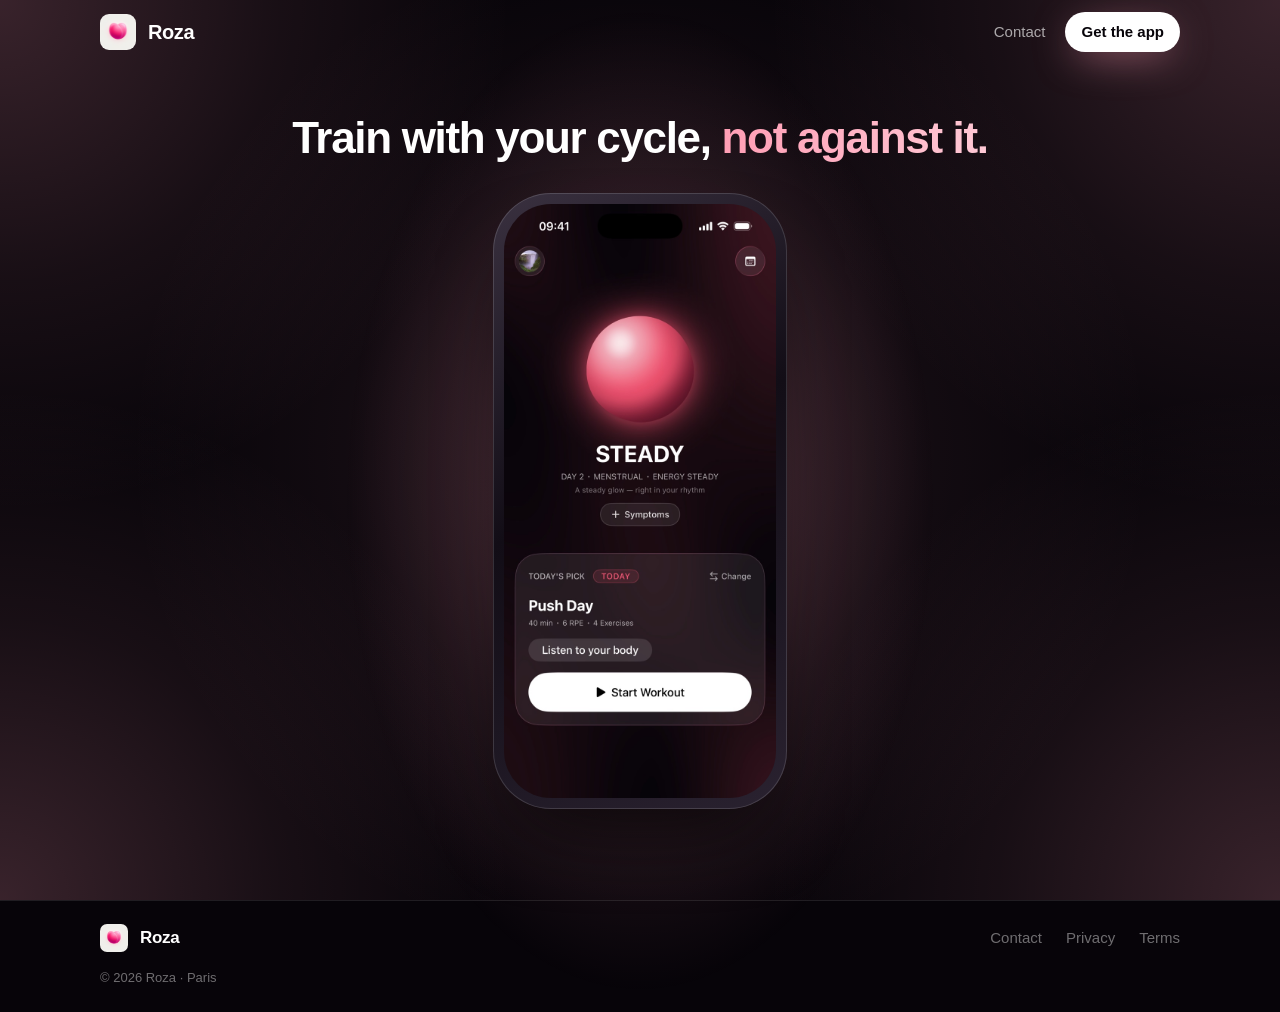
<file: index.html>
<!doctype html>
<html lang="en" class="no-js" data-phase="follicular">
<head>
  <meta charset="utf-8">
  <meta name="viewport" content="width=device-width, initial-scale=1, viewport-fit=cover">
  <title>Roza — Strength training that moves with your cycle</title>
  <meta name="description" content="Roza checks in on your energy each day and builds your strength workout around your cycle phase, fitness level and the kit you have. iPhone. No account. Your data stays on your device.">
  <link rel="canonical" href="https://rozacyclesync.com/">
  <meta name="theme-color" content="#070409">
  <meta name="apple-itunes-app" content="app-id=6754796676">

  <meta property="og:type" content="website">
  <meta property="og:site_name" content="Roza">
  <meta property="og:url" content="https://rozacyclesync.com/">
  <meta property="og:title" content="Roza — Strength training that moves with your cycle">
  <meta property="og:description" content="Today's workout, built around your cycle phase and how much energy you actually have.">
  <meta property="og:image" content="https://rozacyclesync.com/assets/app-icon.png">
  <meta name="twitter:card" content="summary">

  <link rel="icon" type="image/png" href="/assets/favicon.png">
  <link rel="apple-touch-icon" href="/assets/apple-touch-icon.png">
  <link rel="stylesheet" href="/assets/style.css">
  <script defer src="/assets/main.js"></script>

  <script type="application/ld+json">
  {
    "@context": "https://schema.org",
    "@type": "MobileApplication",
    "name": "Roza",
    "operatingSystem": "iOS",
    "applicationCategory": "HealthApplication",
    "description": "Cycle-synced strength training. Roza builds today's workout around your cycle phase and your energy.",
    "url": "https://rozacyclesync.com/",
    "downloadUrl": "https://apps.apple.com/app/id6754796676"
  }
  </script>
</head>
<body>
  <a class="skip-link" href="#main">Skip to content</a>

  <div class="sky" aria-hidden="true">
    <span class="sky__pool"></span><span class="sky__pool"></span><span class="sky__pool"></span><span class="sky__pool"></span><span class="sky__pool"></span>
  </div>

  <header class="site-header">
    <div class="wrap">
      <a class="brand" href="/" aria-label="Roza home">
        <img src="/assets/apple-touch-icon.png" alt="" width="36" height="36">
        Roza
      </a>
      <nav class="nav" aria-label="Main">
        <a href="mailto:hello.rozaapp@gmail.com">Contact</a>
        <a class="btn btn--primary btn--small" href="https://apps.apple.com/app/id6754796676">Get the app</a>
      </nav>
    </div>
  </header>

  <main id="main">
    <!-- Hero -->
    <section class="hero">
      <div class="wrap">
        <div class="hero__copy">
          <h1>Train with your cycle, <em>not against it.</em></h1>
        </div>

        <div class="phone">
          <img src="/assets/home.jpg" alt="Roza's Home screen: today's energy as a glowing orb, the cycle day and phase, and today's workout" width="720" height="1565" fetchpriority="high">
        </div>
      </div>
    </section>
  </main>

  <footer class="site-footer">
    <div class="wrap">
      <a class="brand" href="/">
        <img src="/assets/apple-touch-icon.png" alt="" width="28" height="28">
        Roza
      </a>
      <nav class="site-footer__links" aria-label="Footer">
        <a href="mailto:hello.rozaapp@gmail.com">Contact</a>
        <a href="/privacy/">Privacy</a>
        <a href="/terms/">Terms</a>
      </nav>
      <p class="site-footer__legal">© 2026 Roza · Paris</p>
    </div>
  </footer>
</body>
</html>
</file>
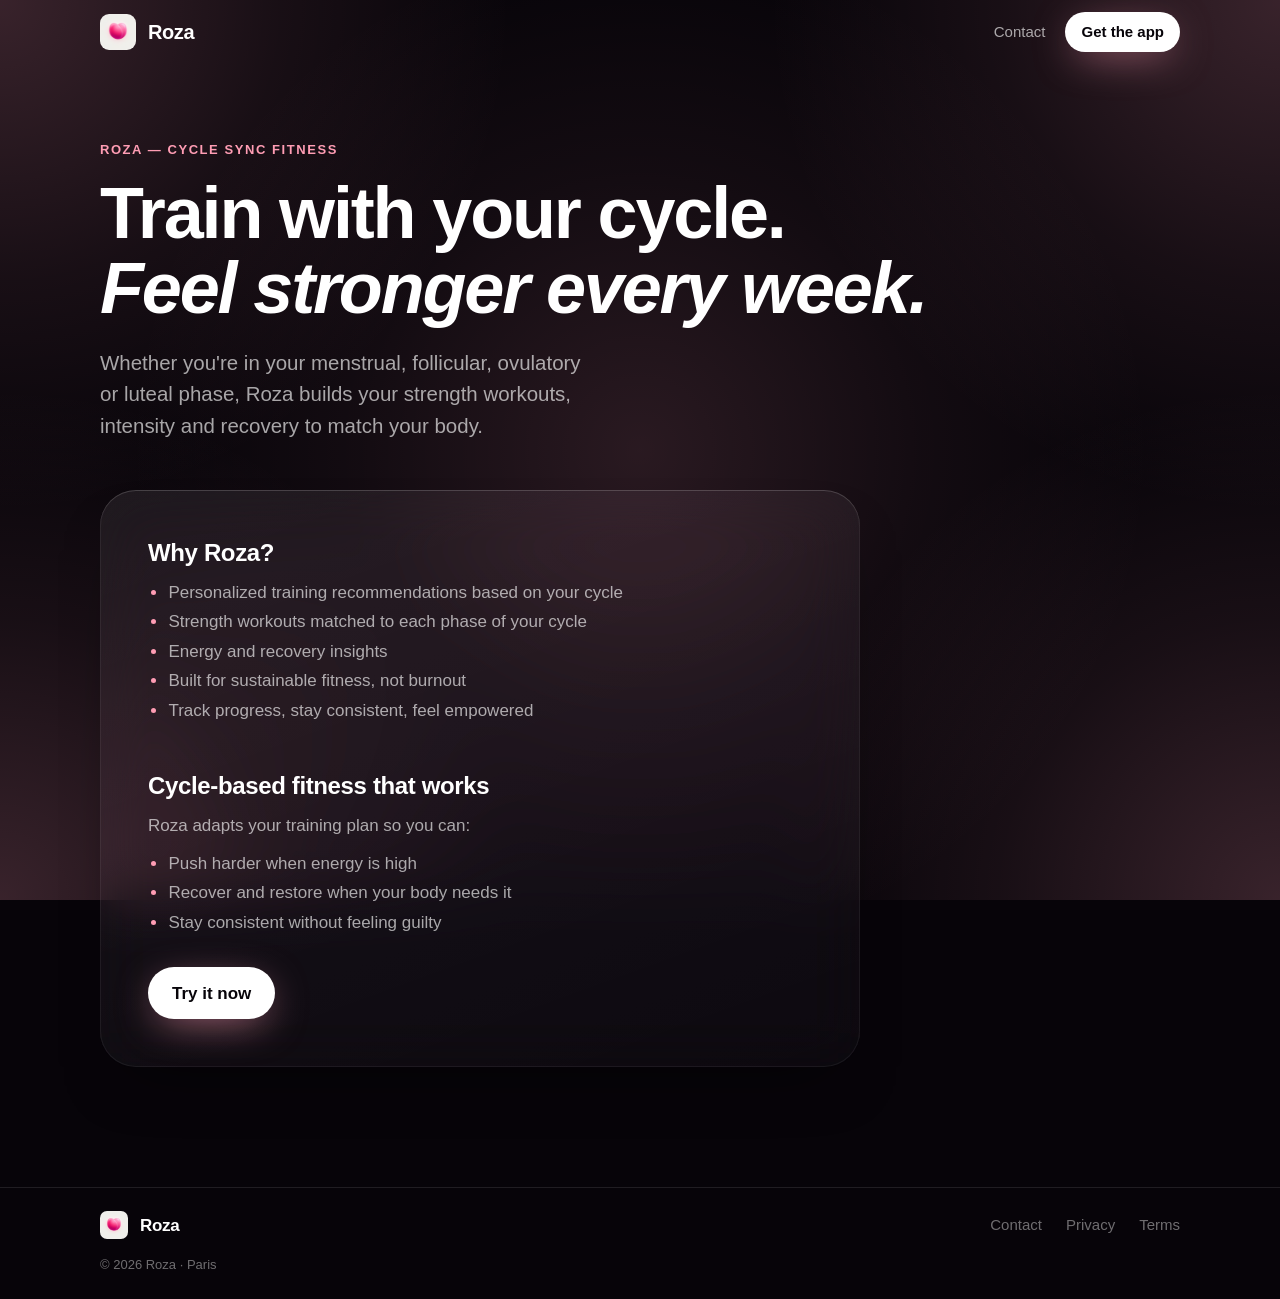
<file: marketing/index.html>
<!doctype html>
<html lang="en" class="no-js" data-phase="follicular">
<head>
  <meta charset="utf-8">
  <meta name="viewport" content="width=device-width, initial-scale=1, viewport-fit=cover">
  <title>Roza — Cycle Sync Fitness</title>
  <meta name="description" content="Train with your cycle. Roza builds your strength workout around each phase of your month, with the right intensity and recovery.">
  <!-- Reached from the App Store listing only: kept out of the site's links, the sitemap and search results. -->
  <meta name="robots" content="noindex">
  <link rel="canonical" href="https://rozacyclesync.com/marketing/">
  <meta name="theme-color" content="#070409">
  <meta name="apple-itunes-app" content="app-id=6754796676">
  <link rel="icon" type="image/png" href="/assets/favicon.png">
  <link rel="apple-touch-icon" href="/assets/apple-touch-icon.png">
  <link rel="stylesheet" href="/assets/style.css">
  <script defer src="/assets/main.js"></script>
</head>
<body>
  <a class="skip-link" href="#main">Skip to content</a>

  <div class="sky" aria-hidden="true">
    <span class="sky__pool"></span><span class="sky__pool"></span><span class="sky__pool"></span><span class="sky__pool"></span><span class="sky__pool"></span>
  </div>

  <header class="site-header">
    <div class="wrap">
      <a class="brand" href="/" aria-label="Roza home">
        <img src="/assets/apple-touch-icon.png" alt="" width="36" height="36">
        Roza
      </a>
      <nav class="nav" aria-label="Main">
        <a href="mailto:hello.rozaapp@gmail.com">Contact</a>
        <a class="btn btn--primary btn--small" href="https://apps.apple.com/app/id6754796676">Get the app</a>
      </nav>
    </div>
  </header>

  <main id="main">
    <section class="page-head">
      <div class="wrap">
        <p class="eyebrow">Roza — Cycle Sync Fitness</p>
        <h1>Train with your cycle. <em>Feel stronger every week.</em></h1>
        <p class="lede">Whether you're in your menstrual, follicular, ovulatory or luteal phase, Roza builds your strength workouts, intensity and recovery to match your body.</p>
      </div>
    </section>

    <section class="page-body">
      <div class="wrap">
        <article class="card prose">
          <h2>Why Roza?</h2>
          <ul>
            <li>Personalized training recommendations based on your cycle</li>
            <li>Strength workouts matched to each phase of your cycle</li>
            <li>Energy and recovery insights</li>
            <li>Built for sustainable fitness, not burnout</li>
            <li>Track progress, stay consistent, feel empowered</li>
          </ul>

          <h2>Cycle-based fitness that works</h2>
          <p>Roza adapts your training plan so you can:</p>
          <ul>
            <li>Push harder when energy is high</li>
            <li>Recover and restore when your body needs it</li>
            <li>Stay consistent without feeling guilty</li>
          </ul>

          <div class="hero__actions"><a class="btn btn--primary" href="https://apps.apple.com/app/id6754796676">Try it now</a></div>
        </article>
      </div>
    </section>
  </main>

  <footer class="site-footer">
    <div class="wrap">
      <a class="brand" href="/">
        <img src="/assets/apple-touch-icon.png" alt="" width="28" height="28">
        Roza
      </a>
      <nav class="site-footer__links" aria-label="Footer">
        <a href="mailto:hello.rozaapp@gmail.com">Contact</a>
        <a href="/privacy/">Privacy</a>
        <a href="/terms/">Terms</a>
      </nav>
      <p class="site-footer__legal">© 2026 Roza · Paris</p>
    </div>
  </footer>
</body>
</html>
</file>
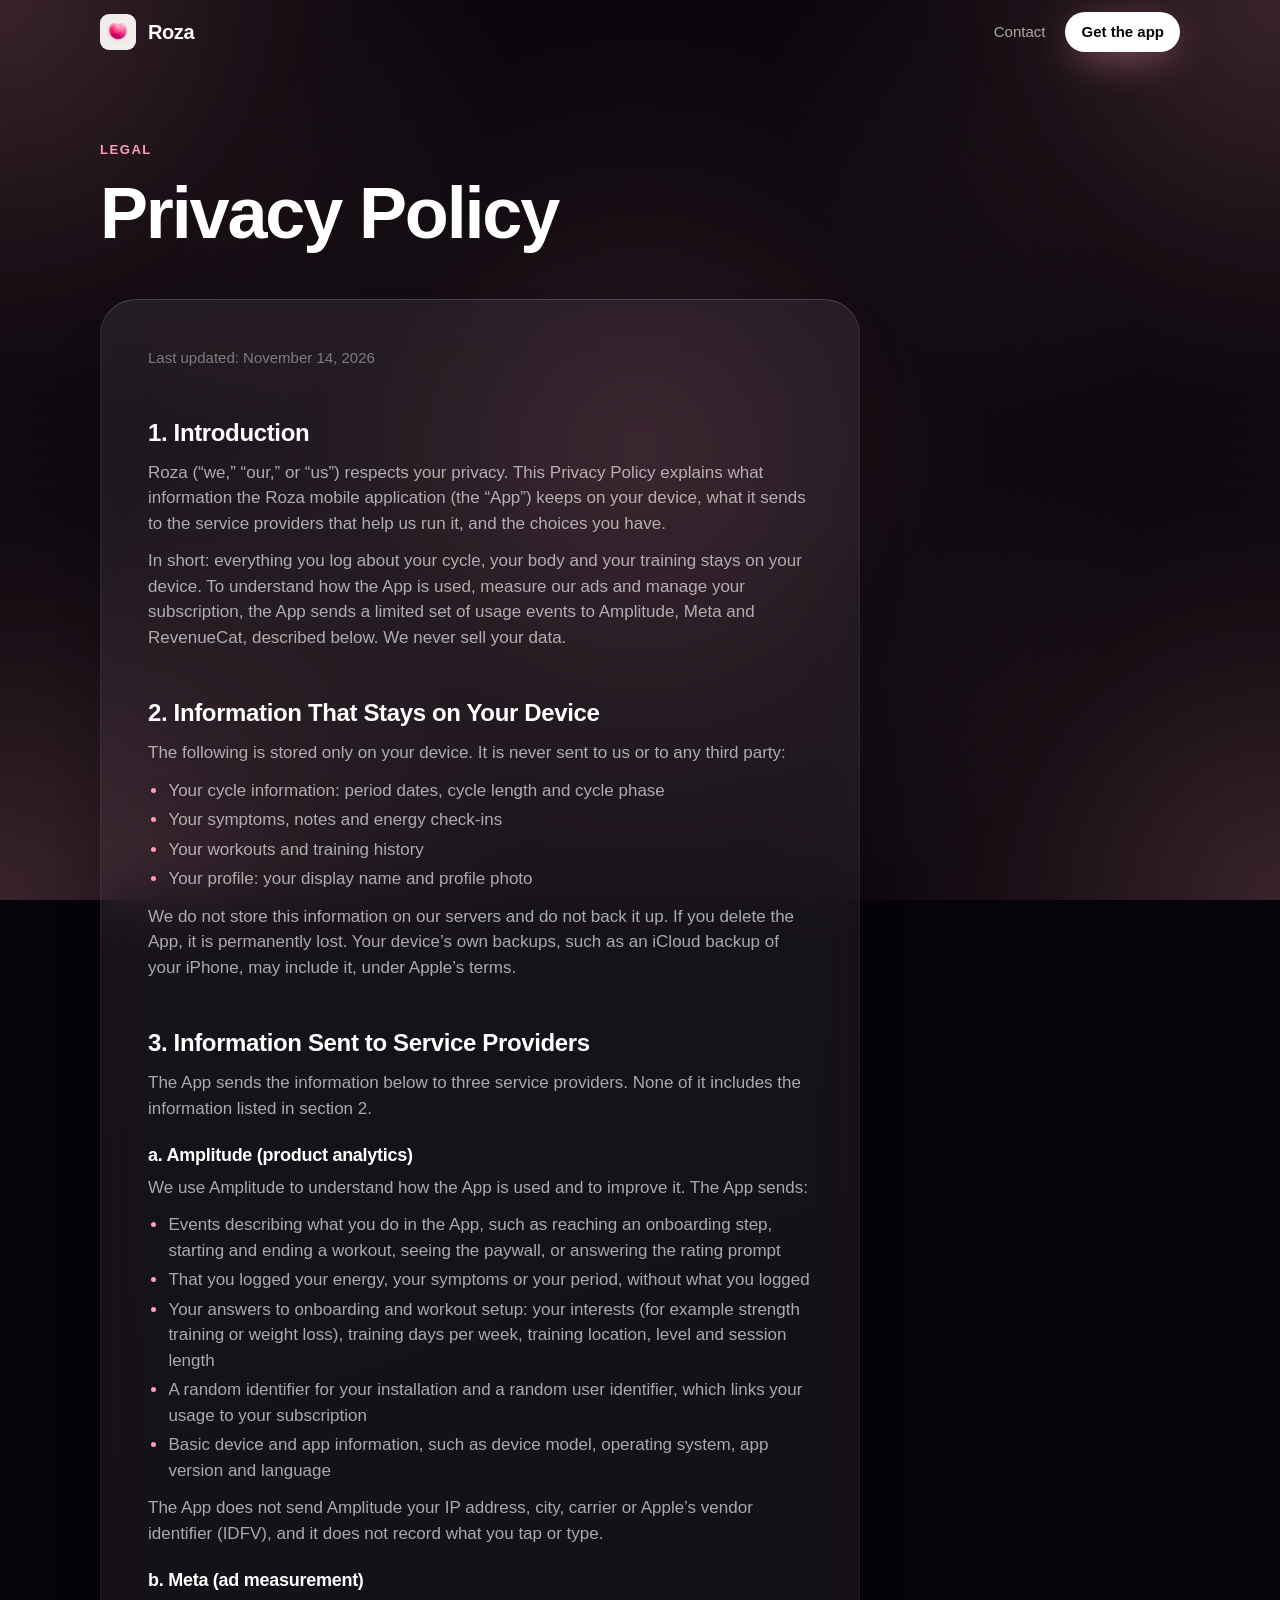
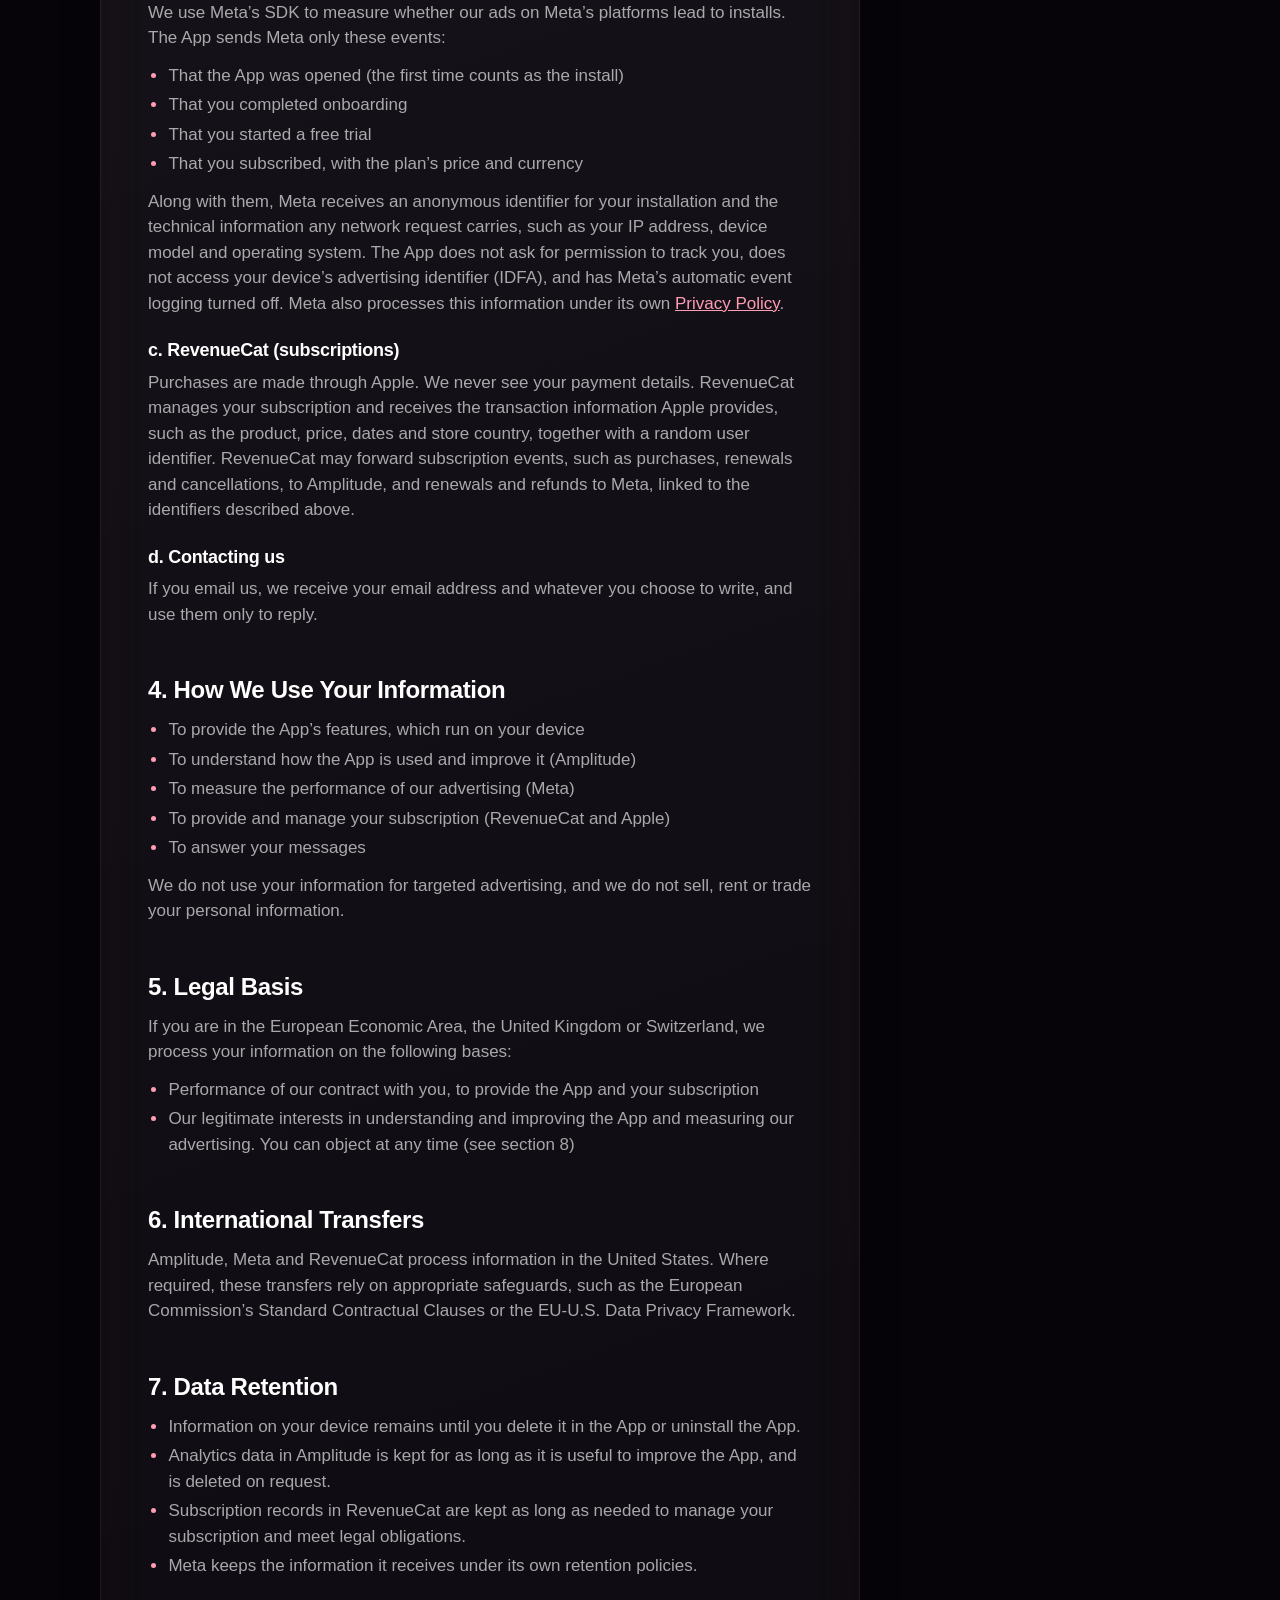
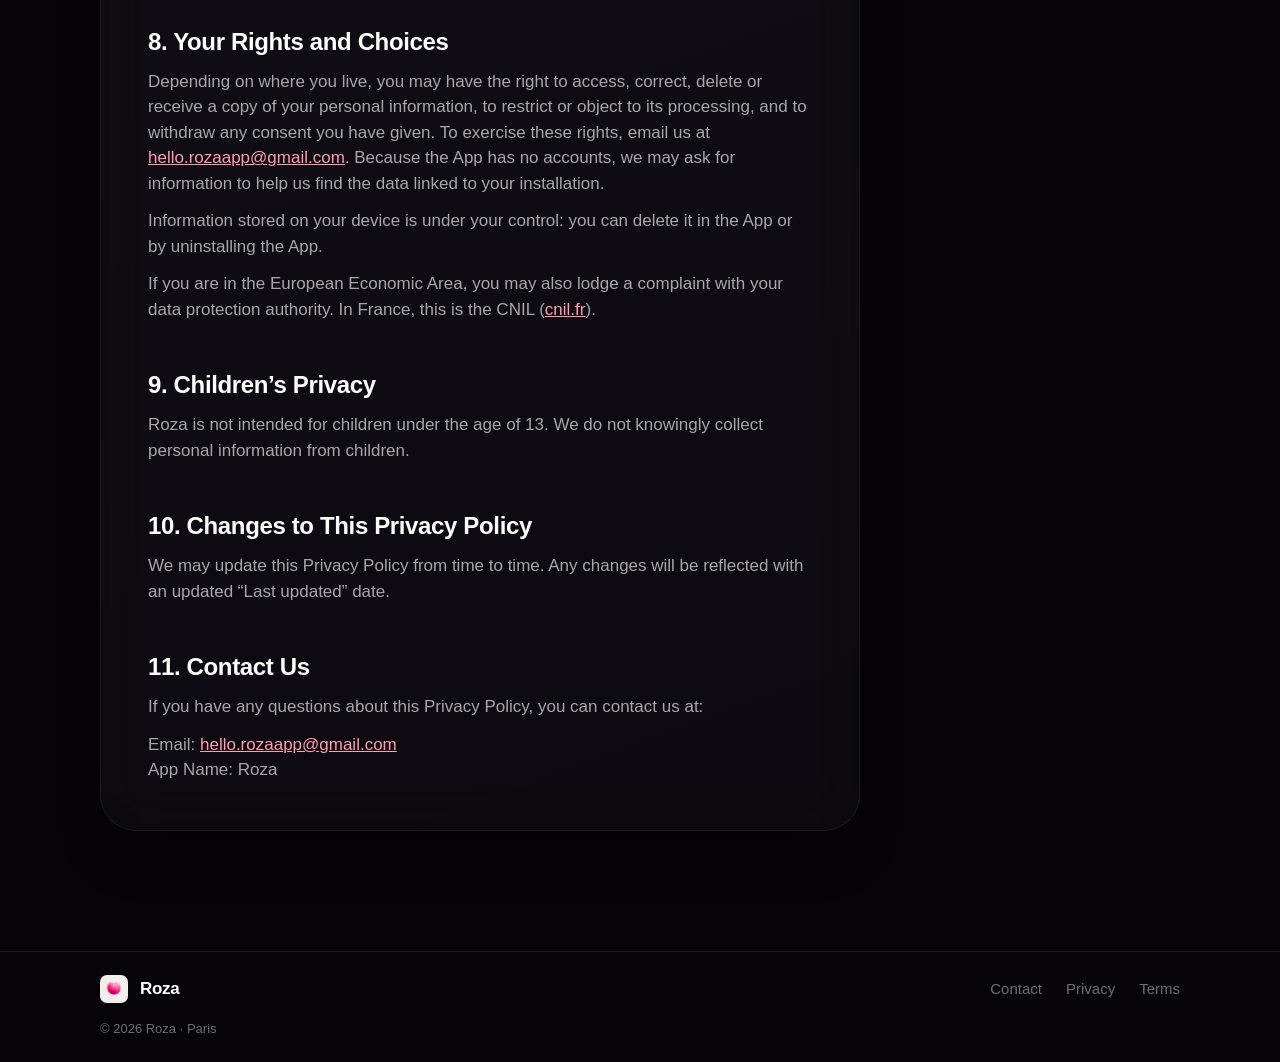
<file: privacy/index.html>
<!doctype html>
<html lang="en" class="no-js" data-phase="follicular">
<head>
  <meta charset="utf-8">
  <meta name="viewport" content="width=device-width, initial-scale=1, viewport-fit=cover">
  <title>Privacy Policy — Roza</title>
  <meta name="description" content="How Roza handles your information: your cycle and health logs stay on your device; limited usage data goes to analytics, ad measurement and subscription providers. Never sold.">
  <link rel="canonical" href="https://rozacyclesync.com/privacy/">
  <meta name="theme-color" content="#070409">
  <meta property="og:site_name" content="Roza">
  <meta property="og:title" content="Privacy Policy — Roza">
  <meta property="og:description" content="How Roza handles your information: your cycle and health logs stay on your device; limited usage data goes to analytics, ad measurement and subscription providers. Never sold.">
  <meta property="og:image" content="https://rozacyclesync.com/assets/app-icon.png">
  <link rel="icon" type="image/png" href="/assets/favicon.png">
  <link rel="apple-touch-icon" href="/assets/apple-touch-icon.png">
  <link rel="stylesheet" href="/assets/style.css">
  <script defer src="/assets/main.js"></script>
</head>
<body>
  <a class="skip-link" href="#main">Skip to content</a>

  <div class="sky" aria-hidden="true">
    <span class="sky__pool"></span><span class="sky__pool"></span><span class="sky__pool"></span><span class="sky__pool"></span><span class="sky__pool"></span>
  </div>

  <header class="site-header">
    <div class="wrap">
      <a class="brand" href="/" aria-label="Roza home">
        <img src="/assets/apple-touch-icon.png" alt="" width="36" height="36">
        Roza
      </a>
      <nav class="nav" aria-label="Main">
        <a href="mailto:hello.rozaapp@gmail.com">Contact</a>
        <a class="btn btn--primary btn--small" href="https://apps.apple.com/app/id6754796676">Get the app</a>
      </nav>
    </div>
  </header>

  <main id="main">
    <section class="page-head">
      <div class="wrap">
        <p class="eyebrow">Legal</p>
        <h1>Privacy Policy</h1>
      </div>
    </section>

    <section class="page-body">
      <div class="wrap">
        <article class="card prose">
          <p class="updated">Last updated: November 14, 2026</p>

          <h2>1. Introduction</h2>
          <p>Roza (“we,” “our,” or “us”) respects your privacy. This Privacy Policy explains what information the Roza mobile application (the “App”) keeps on your device, what it sends to the service providers that help us run it, and the choices you have.</p>
          <p>In short: everything you log about your cycle, your body and your training stays on your device. To understand how the App is used, measure our ads and manage your subscription, the App sends a limited set of usage events to Amplitude, Meta and RevenueCat, described below. We never sell your data.</p>

          <h2>2. Information That Stays on Your Device</h2>
          <p>The following is stored only on your device. It is never sent to us or to any third party:</p>
          <ul>
            <li>Your cycle information: period dates, cycle length and cycle phase</li>
            <li>Your symptoms, notes and energy check-ins</li>
            <li>Your workouts and training history</li>
            <li>Your profile: your display name and profile photo</li>
          </ul>
          <p>We do not store this information on our servers and do not back it up. If you delete the App, it is permanently lost. Your device’s own backups, such as an iCloud backup of your iPhone, may include it, under Apple’s terms.</p>

          <h2>3. Information Sent to Service Providers</h2>
          <p>The App sends the information below to three service providers. None of it includes the information listed in section 2.</p>

          <h3>a. Amplitude (product analytics)</h3>
          <p>We use Amplitude to understand how the App is used and to improve it. The App sends:</p>
          <ul>
            <li>Events describing what you do in the App, such as reaching an onboarding step, starting and ending a workout, seeing the paywall, or answering the rating prompt</li>
            <li>That you logged your energy, your symptoms or your period, without what you logged</li>
            <li>Your answers to onboarding and workout setup: your interests (for example strength training or weight loss), training days per week, training location, level and session length</li>
            <li>A random identifier for your installation and a random user identifier, which links your usage to your subscription</li>
            <li>Basic device and app information, such as device model, operating system, app version and language</li>
          </ul>
          <p>The App does not send Amplitude your IP address, city, carrier or Apple’s vendor identifier (IDFV), and it does not record what you tap or type.</p>

          <h3>b. Meta (ad measurement)</h3>
          <p>We use Meta’s SDK to measure whether our ads on Meta’s platforms lead to installs. The App sends Meta only these events:</p>
          <ul>
            <li>That the App was opened (the first time counts as the install)</li>
            <li>That you completed onboarding</li>
            <li>That you started a free trial</li>
            <li>That you subscribed, with the plan’s price and currency</li>
          </ul>
          <p>Along with them, Meta receives an anonymous identifier for your installation and the technical information any network request carries, such as your IP address, device model and operating system. The App does not ask for permission to track you, does not access your device’s advertising identifier (IDFA), and has Meta’s automatic event logging turned off. Meta also processes this information under its own <a href="https://www.facebook.com/privacy/policy/">Privacy Policy</a>.</p>

          <h3>c. RevenueCat (subscriptions)</h3>
          <p>Purchases are made through Apple. We never see your payment details. RevenueCat manages your subscription and receives the transaction information Apple provides, such as the product, price, dates and store country, together with a random user identifier. RevenueCat may forward subscription events, such as purchases, renewals and cancellations, to Amplitude, and renewals and refunds to Meta, linked to the identifiers described above.</p>

          <h3>d. Contacting us</h3>
          <p>If you email us, we receive your email address and whatever you choose to write, and use them only to reply.</p>

          <h2>4. How We Use Your Information</h2>
          <ul>
            <li>To provide the App’s features, which run on your device</li>
            <li>To understand how the App is used and improve it (Amplitude)</li>
            <li>To measure the performance of our advertising (Meta)</li>
            <li>To provide and manage your subscription (RevenueCat and Apple)</li>
            <li>To answer your messages</li>
          </ul>
          <p>We do not use your information for targeted advertising, and we do not sell, rent or trade your personal information.</p>

          <h2>5. Legal Basis</h2>
          <p>If you are in the European Economic Area, the United Kingdom or Switzerland, we process your information on the following bases:</p>
          <ul>
            <li>Performance of our contract with you, to provide the App and your subscription</li>
            <li>Our legitimate interests in understanding and improving the App and measuring our advertising. You can object at any time (see section 8)</li>
          </ul>

          <h2>6. International Transfers</h2>
          <p>Amplitude, Meta and RevenueCat process information in the United States. Where required, these transfers rely on appropriate safeguards, such as the European Commission’s Standard Contractual Clauses or the EU-U.S. Data Privacy Framework.</p>

          <h2>7. Data Retention</h2>
          <ul>
            <li>Information on your device remains until you delete it in the App or uninstall the App.</li>
            <li>Analytics data in Amplitude is kept for as long as it is useful to improve the App, and is deleted on request.</li>
            <li>Subscription records in RevenueCat are kept as long as needed to manage your subscription and meet legal obligations.</li>
            <li>Meta keeps the information it receives under its own retention policies.</li>
          </ul>

          <h2>8. Your Rights and Choices</h2>
          <p>Depending on where you live, you may have the right to access, correct, delete or receive a copy of your personal information, to restrict or object to its processing, and to withdraw any consent you have given. To exercise these rights, email us at <a href="mailto:hello.rozaapp@gmail.com">hello.rozaapp@gmail.com</a>. Because the App has no accounts, we may ask for information to help us find the data linked to your installation.</p>
          <p>Information stored on your device is under your control: you can delete it in the App or by uninstalling the App.</p>
          <p>If you are in the European Economic Area, you may also lodge a complaint with your data protection authority. In France, this is the CNIL (<a href="https://www.cnil.fr">cnil.fr</a>).</p>

          <h2>9. Children’s Privacy</h2>
          <p>Roza is not intended for children under the age of 13. We do not knowingly collect personal information from children.</p>

          <h2>10. Changes to This Privacy Policy</h2>
          <p>We may update this Privacy Policy from time to time. Any changes will be reflected with an updated “Last updated” date.</p>

          <h2>11. Contact Us</h2>
          <p>If you have any questions about this Privacy Policy, you can contact us at:</p>
          <p>Email: <a href="mailto:hello.rozaapp@gmail.com">hello.rozaapp@gmail.com</a><br>App Name: Roza</p>
        </article>
      </div>
    </section>
  </main>

  <footer class="site-footer">
    <div class="wrap">
      <a class="brand" href="/">
        <img src="/assets/apple-touch-icon.png" alt="" width="28" height="28">
        Roza
      </a>
      <nav class="site-footer__links" aria-label="Footer">
        <a href="mailto:hello.rozaapp@gmail.com">Contact</a>
        <a href="/privacy/">Privacy</a>
        <a href="/terms/">Terms</a>
      </nav>
      <p class="site-footer__legal">© 2026 Roza · Paris</p>
    </div>
  </footer>
</body>
</html>
</file>
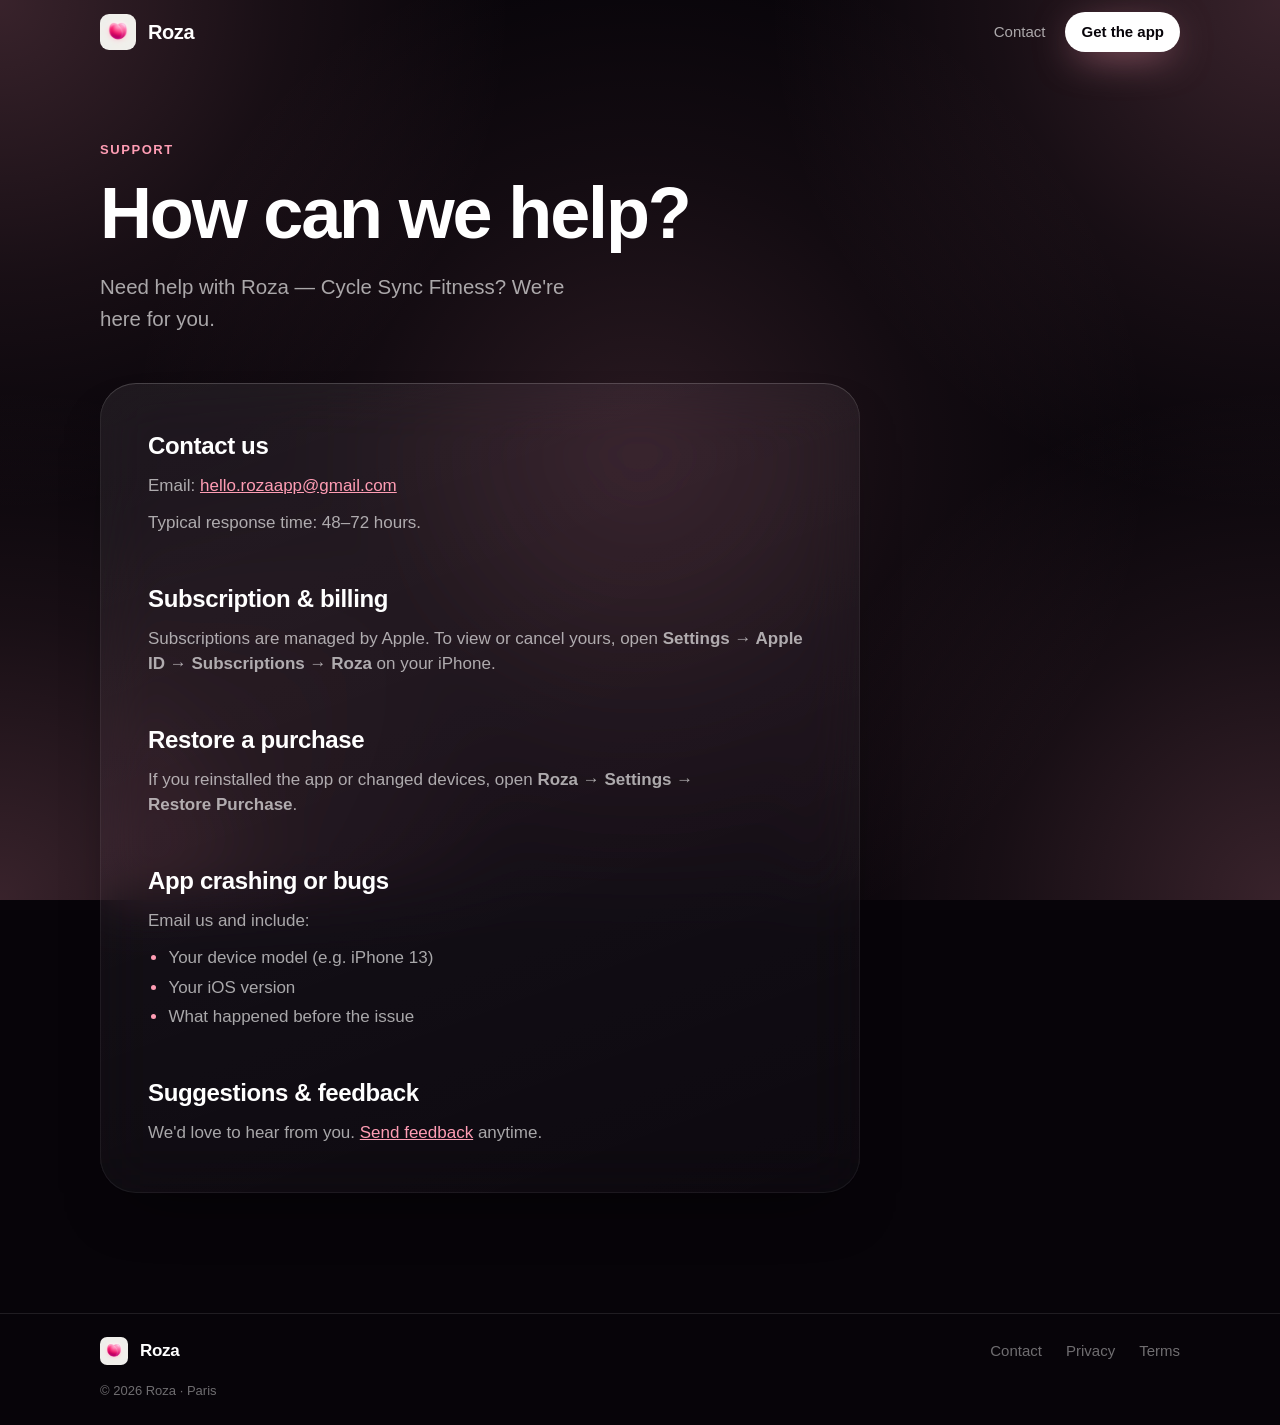
<file: support/index.html>
<!doctype html>
<html lang="en" class="no-js" data-phase="follicular">
<head>
  <meta charset="utf-8">
  <meta name="viewport" content="width=device-width, initial-scale=1, viewport-fit=cover">
  <title>Support — Roza</title>
  <meta name="description" content="Help with Roza — Cycle Sync Fitness: contact us, manage your subscription, restore a purchase or report a bug.">
  <!-- Reached from the App Store listing only: kept out of the site's links, the sitemap and search results. -->
  <meta name="robots" content="noindex">
  <link rel="canonical" href="https://rozacyclesync.com/support/">
  <meta name="theme-color" content="#070409">
  <link rel="icon" type="image/png" href="/assets/favicon.png">
  <link rel="apple-touch-icon" href="/assets/apple-touch-icon.png">
  <link rel="stylesheet" href="/assets/style.css">
  <script defer src="/assets/main.js"></script>
</head>
<body>
  <a class="skip-link" href="#main">Skip to content</a>

  <div class="sky" aria-hidden="true">
    <span class="sky__pool"></span><span class="sky__pool"></span><span class="sky__pool"></span><span class="sky__pool"></span><span class="sky__pool"></span>
  </div>

  <header class="site-header">
    <div class="wrap">
      <a class="brand" href="/" aria-label="Roza home">
        <img src="/assets/apple-touch-icon.png" alt="" width="36" height="36">
        Roza
      </a>
      <nav class="nav" aria-label="Main">
        <a href="mailto:hello.rozaapp@gmail.com">Contact</a>
        <a class="btn btn--primary btn--small" href="https://apps.apple.com/app/id6754796676">Get the app</a>
      </nav>
    </div>
  </header>

  <main id="main">
    <section class="page-head">
      <div class="wrap">
        <p class="eyebrow">Support</p>
        <h1>How can we help?</h1>
        <p class="lede">Need help with Roza — Cycle Sync Fitness? We're here for you.</p>
      </div>
    </section>

    <section class="page-body">
      <div class="wrap">
        <article class="card prose">
          <h2>Contact us</h2>
          <p>Email: <a href="mailto:hello.rozaapp@gmail.com">hello.rozaapp@gmail.com</a></p>
          <p>Typical response time: 48–72 hours.</p>

          <h2>Subscription &amp; billing</h2>
          <p>Subscriptions are managed by Apple. To view or cancel yours, open <strong>Settings → Apple ID → Subscriptions → Roza</strong> on your iPhone.</p>

          <h2>Restore a purchase</h2>
          <p>If you reinstalled the app or changed devices, open <strong>Roza → Settings → Restore Purchase</strong>.</p>

          <h2>App crashing or bugs</h2>
          <p>Email us and include:</p>
          <ul>
            <li>Your device model (e.g. iPhone 13)</li>
            <li>Your iOS version</li>
            <li>What happened before the issue</li>
          </ul>

          <h2>Suggestions &amp; feedback</h2>
          <p>We'd love to hear from you. <a href="mailto:hello.rozaapp@gmail.com">Send feedback</a> anytime.</p>
        </article>
      </div>
    </section>
  </main>

  <footer class="site-footer">
    <div class="wrap">
      <a class="brand" href="/">
        <img src="/assets/apple-touch-icon.png" alt="" width="28" height="28">
        Roza
      </a>
      <nav class="site-footer__links" aria-label="Footer">
        <a href="mailto:hello.rozaapp@gmail.com">Contact</a>
        <a href="/privacy/">Privacy</a>
        <a href="/terms/">Terms</a>
      </nav>
      <p class="site-footer__legal">© 2026 Roza · Paris</p>
    </div>
  </footer>
</body>
</html>
</file>
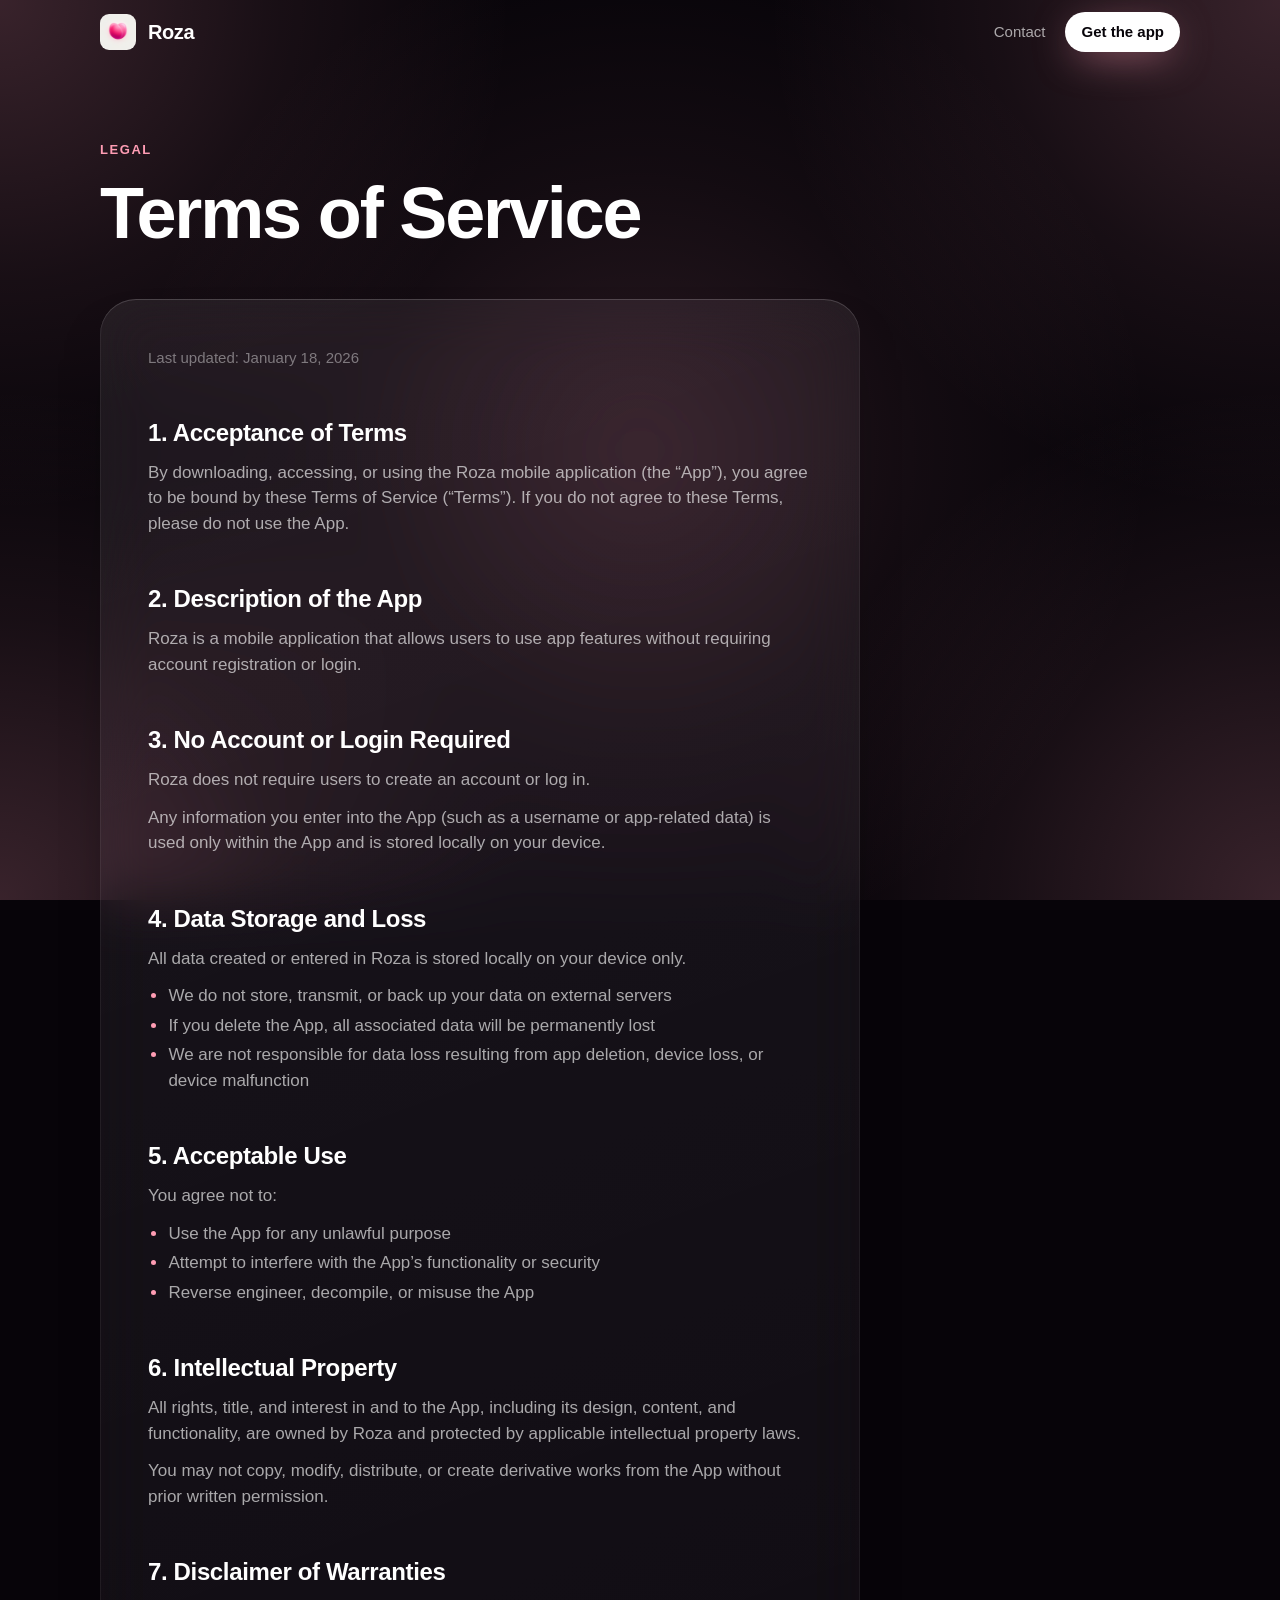
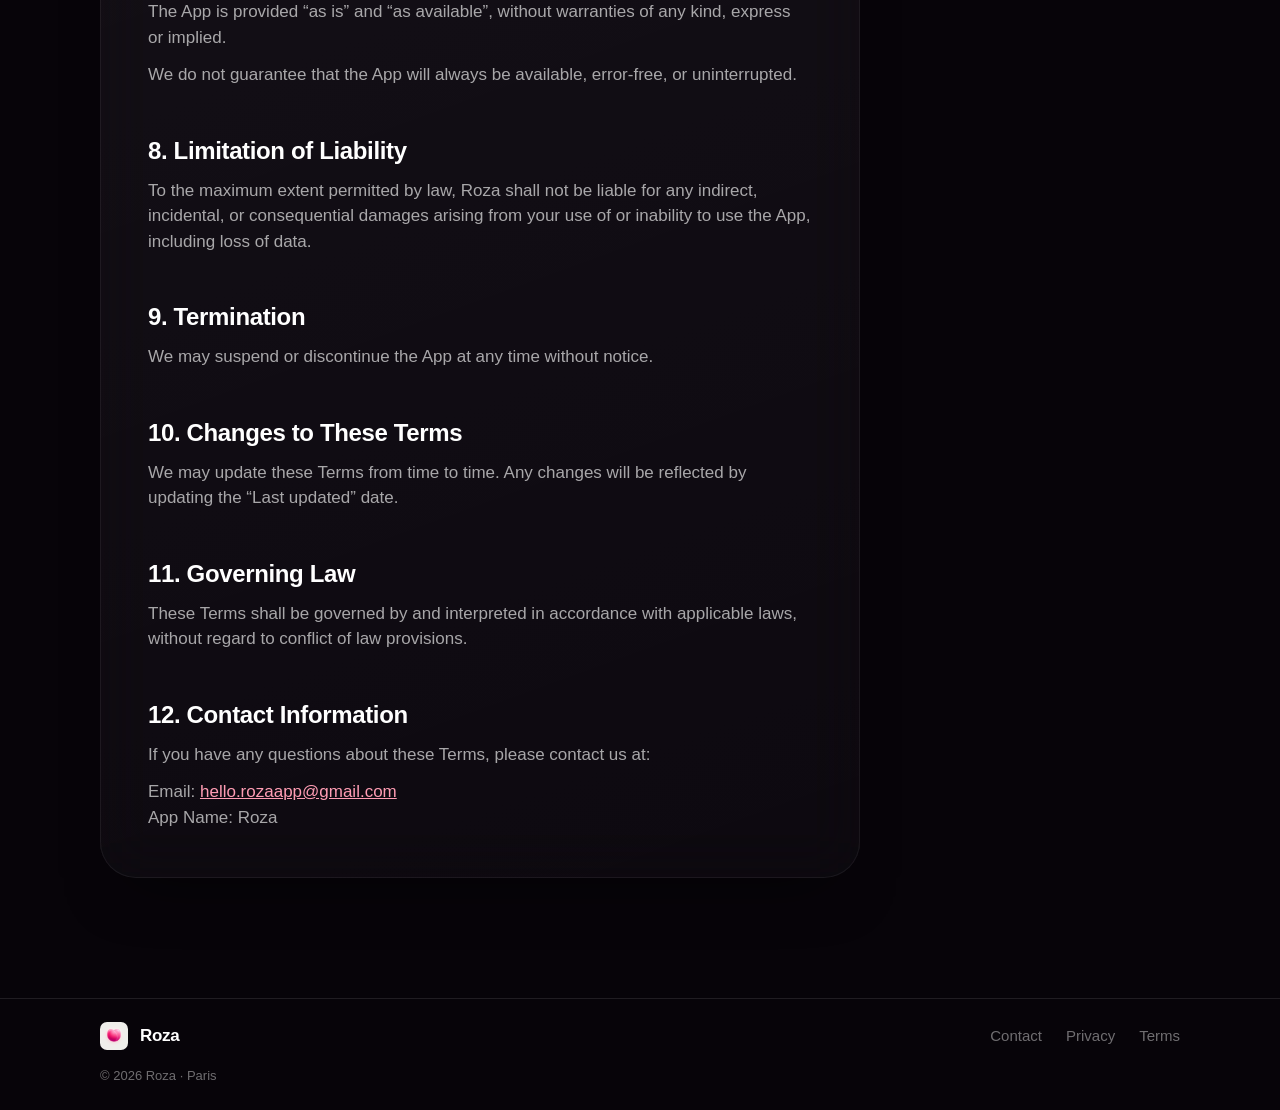
<file: terms/index.html>
<!doctype html>
<html lang="en" class="no-js" data-phase="follicular">
<head>
  <meta charset="utf-8">
  <meta name="viewport" content="width=device-width, initial-scale=1, viewport-fit=cover">
  <title>Terms of Service — Roza</title>
  <meta name="description" content="The terms for using the Roza app.">
  <link rel="canonical" href="https://rozacyclesync.com/terms/">
  <meta name="theme-color" content="#070409">
  <meta property="og:site_name" content="Roza">
  <meta property="og:title" content="Terms of Service — Roza">
  <meta property="og:description" content="The terms for using the Roza app.">
  <meta property="og:image" content="https://rozacyclesync.com/assets/app-icon.png">
  <link rel="icon" type="image/png" href="/assets/favicon.png">
  <link rel="apple-touch-icon" href="/assets/apple-touch-icon.png">
  <link rel="stylesheet" href="/assets/style.css">
  <script defer src="/assets/main.js"></script>
</head>
<body>
  <a class="skip-link" href="#main">Skip to content</a>

  <div class="sky" aria-hidden="true">
    <span class="sky__pool"></span><span class="sky__pool"></span><span class="sky__pool"></span><span class="sky__pool"></span><span class="sky__pool"></span>
  </div>

  <header class="site-header">
    <div class="wrap">
      <a class="brand" href="/" aria-label="Roza home">
        <img src="/assets/apple-touch-icon.png" alt="" width="36" height="36">
        Roza
      </a>
      <nav class="nav" aria-label="Main">
        <a href="mailto:hello.rozaapp@gmail.com">Contact</a>
        <a class="btn btn--primary btn--small" href="https://apps.apple.com/app/id6754796676">Get the app</a>
      </nav>
    </div>
  </header>

  <main id="main">
    <section class="page-head">
      <div class="wrap">
        <p class="eyebrow">Legal</p>
        <h1>Terms of Service</h1>
      </div>
    </section>

    <section class="page-body">
      <div class="wrap">
        <article class="card prose">
          <p class="updated">Last updated: January 18, 2026</p>

          <h2>1. Acceptance of Terms</h2>
          <p>By downloading, accessing, or using the Roza mobile application (the “App”), you agree to be bound by these Terms of Service (“Terms”). If you do not agree to these Terms, please do not use the App.</p>

          <h2>2. Description of the App</h2>
          <p>Roza is a mobile application that allows users to use app features without requiring account registration or login.</p>

          <h2>3. No Account or Login Required</h2>
          <p>Roza does not require users to create an account or log in.</p>
          <p>Any information you enter into the App (such as a username or app-related data) is used only within the App and is stored locally on your device.</p>

          <h2>4. Data Storage and Loss</h2>
          <p>All data created or entered in Roza is stored locally on your device only.</p>
          <ul>
            <li>We do not store, transmit, or back up your data on external servers</li>
            <li>If you delete the App, all associated data will be permanently lost</li>
            <li>We are not responsible for data loss resulting from app deletion, device loss, or device malfunction</li>
          </ul>

          <h2>5. Acceptable Use</h2>
          <p>You agree not to:</p>
          <ul>
            <li>Use the App for any unlawful purpose</li>
            <li>Attempt to interfere with the App’s functionality or security</li>
            <li>Reverse engineer, decompile, or misuse the App</li>
          </ul>

          <h2>6. Intellectual Property</h2>
          <p>All rights, title, and interest in and to the App, including its design, content, and functionality, are owned by Roza and protected by applicable intellectual property laws.</p>
          <p>You may not copy, modify, distribute, or create derivative works from the App without prior written permission.</p>

          <h2>7. Disclaimer of Warranties</h2>
          <p>The App is provided “as is” and “as available”, without warranties of any kind, express or implied.</p>
          <p>We do not guarantee that the App will always be available, error-free, or uninterrupted.</p>

          <h2>8. Limitation of Liability</h2>
          <p>To the maximum extent permitted by law, Roza shall not be liable for any indirect, incidental, or consequential damages arising from your use of or inability to use the App, including loss of data.</p>

          <h2>9. Termination</h2>
          <p>We may suspend or discontinue the App at any time without notice.</p>

          <h2>10. Changes to These Terms</h2>
          <p>We may update these Terms from time to time. Any changes will be reflected by updating the “Last updated” date.</p>

          <h2>11. Governing Law</h2>
          <p>These Terms shall be governed by and interpreted in accordance with applicable laws, without regard to conflict of law provisions.</p>

          <h2>12. Contact Information</h2>
          <p>If you have any questions about these Terms, please contact us at:</p>
          <p>Email: <a href="mailto:hello.rozaapp@gmail.com">hello.rozaapp@gmail.com</a><br>App Name: Roza</p>
        </article>
      </div>
    </section>
  </main>

  <footer class="site-footer">
    <div class="wrap">
      <a class="brand" href="/">
        <img src="/assets/apple-touch-icon.png" alt="" width="28" height="28">
        Roza
      </a>
      <nav class="site-footer__links" aria-label="Footer">
        <a href="mailto:hello.rozaapp@gmail.com">Contact</a>
        <a href="/privacy/">Privacy</a>
        <a href="/terms/">Terms</a>
      </nav>
      <p class="site-footer__legal">© 2026 Roza · Paris</p>
    </div>
  </footer>
</body>
</html>
</file>
<file: assets/style.css>
/* Roza — "Mesh Noir", mirrored from the app's DesignSystem package.
   Palette: Roza/Packages/DesignSystem/Sources/DesignSystem/Colors/Palette.swift */

@property --tint {
  syntax: "<color>";
  inherits: true;
  initial-value: #ff9db4;
}

@property --tint-deep {
  syntax: "<color>";
  inherits: true;
  initial-value: #d4536f;
}

@property --lum {
  syntax: "<number>";
  inherits: true;
  initial-value: 0.7;
}

:root {
  color-scheme: dark;

  /* Canvas */
  --noir: #070409;
  --noir-raised: #0d0812;
  --plum: #251e2b;

  /* Labels — the app expresses on-dark roles as alpha-on-white */
  --label-primary: #ffffff;
  --label-secondary: rgb(255 255 255 / 0.64);
  --label-tertiary: rgb(255 255 255 / 0.42);
  --fill: rgb(255 255 255 / 0.06);
  --fill-strong: rgb(255 255 255 / 0.1);
  --separator: rgb(255 255 255 / 0.1);

  /* Phase accents (base / deep) */
  --menstrual: #ff5775;
  --menstrual-deep: #a12341;
  --follicular: #ff9db4;
  --follicular-deep: #d4536f;
  --ovulation: #ffb199;
  --ovulation-deep: #d96a55;
  --luteal: #d6b2ff;
  --luteal-deep: #8a6cc4;

  --tint: var(--follicular);
  --tint-deep: var(--follicular-deep);
  --lum: 0.7;

  /* Spacing — xxxs(4) … xxxl(48); md(16) default gap, lg(20) margins */
  --xxxs: 4px;
  --xxs: 8px;
  --xs: 12px;
  --md: 16px;
  --lg: 20px;
  --xl: 24px;
  --xxl: 32px;
  --xxxl: 48px;

  /* Corner radius — sm(12) … xxl(28), card(36) */
  --r-sm: 12px;
  --r-md: 16px;
  --r-lg: 20px;
  --r-xl: 24px;
  --r-xxl: 28px;
  --r-card: 36px;

  /* Motion */
  --spring: cubic-bezier(0.34, 1.56, 0.64, 1);
  --handoff: cubic-bezier(0.22, 1, 0.36, 1);
  --chrome-fade: 0.6s ease;

  --font: -apple-system, BlinkMacSystemFont, "SF Pro Display", "SF Pro Text", "Inter", "Segoe UI",
    Roboto, "Helvetica Neue", Arial, sans-serif;

  transition: --tint 1.2s var(--handoff), --tint-deep 1.2s var(--handoff), --lum 1.2s var(--handoff);
}

:root[data-phase="menstrual"] {
  --tint: var(--menstrual);
  --tint-deep: var(--menstrual-deep);
  --lum: 0.35;
}

:root[data-phase="follicular"] {
  --tint: var(--follicular);
  --tint-deep: var(--follicular-deep);
  --lum: 0.7;
}

:root[data-phase="ovulation"] {
  --tint: var(--ovulation);
  --tint-deep: var(--ovulation-deep);
  --lum: 1;
}

:root[data-phase="luteal"] {
  --tint: var(--luteal);
  --tint-deep: var(--luteal-deep);
  --lum: 0.6;
}

*,
*::before,
*::after {
  box-sizing: border-box;
}

html {
  scroll-behavior: smooth;
  -webkit-text-size-adjust: 100%;
}

body {
  margin: 0;
  background: var(--noir);
  color: var(--label-primary);
  font-family: var(--font);
  font-size: 17px;
  line-height: 1.5;
  -webkit-font-smoothing: antialiased;
  overflow-x: hidden;
}

img {
  display: block;
  max-width: 100%;
}

a {
  color: inherit;
}

:focus-visible {
  outline: 2px solid var(--tint);
  outline-offset: 3px;
}

.skip-link {
  position: absolute;
  left: var(--md);
  top: -100px;
  z-index: 100;
  padding: var(--xxs) var(--md);
  border-radius: 999px;
  background: var(--label-primary);
  color: var(--noir);
  font-weight: 600;
  text-decoration: none;
}

.skip-link:focus {
  top: var(--md);
}

/* ---------- Sky: the app's drifting 3×3 mesh, as five breathing pools ---------- */

.sky {
  position: fixed;
  inset: 0;
  z-index: -1;
  overflow: hidden;
  background: var(--noir);
  pointer-events: none;
}

.sky__pool {
  position: absolute;
  width: 80vmax;
  height: 80vmax;
  margin: -40vmax 0 0 -40vmax;
  border-radius: 50%;
  background: radial-gradient(
    closest-side,
    color-mix(in srgb, var(--tint) 20%, transparent),
    color-mix(in srgb, var(--tint) 7%, transparent) 55%,
    transparent
  );
  animation: pool-breathe 12s ease-in-out infinite alternate, pool-drift 24s ease-in-out infinite;
}

.sky__pool:nth-child(1) { left: 0; top: 0; animation-duration: 8s, 24s; }
.sky__pool:nth-child(2) { left: 100%; top: 0; animation-duration: 12s, 24s; animation-delay: -3s, -6s; }
.sky__pool:nth-child(3) { left: 50%; top: 50%; animation-duration: 6s, 24s; animation-delay: -2s, -12s; opacity: 0.7; }
.sky__pool:nth-child(4) { left: 0; top: 100%; animation-duration: 12s, 24s; animation-delay: -7s, -18s; }
.sky__pool:nth-child(5) { left: 100%; top: 100%; animation-duration: 8s, 24s; animation-delay: -5s, -3s; }

@keyframes pool-breathe {
  from { opacity: 0.35; }
  to { opacity: 1; }
}

@keyframes pool-drift {
  0%, 100% { transform: translate(0, 0); }
  25% { transform: translate(6vmax, -4vmax); }
  50% { transform: translate(-3vmax, 5vmax); }
  75% { transform: translate(-6vmax, -2vmax); }
}

/* ---------- Layout ---------- */

.wrap {
  width: 100%;
  max-width: 1120px;
  margin: 0 auto;
  padding: 0 var(--lg);
}

section {
  padding: 120px 0;
}

.eyebrow {
  display: inline-flex;
  align-items: center;
  gap: var(--xxs);
  margin: 0 0 var(--md);
  color: var(--tint);
  font-size: 13px;
  font-weight: 600;
  letter-spacing: 0.12em;
  text-transform: uppercase;
}

h1,
h2,
h3 {
  margin: 0;
  font-weight: 700;
  letter-spacing: -0.03em;
  line-height: 1.05;
  text-wrap: balance;
}

h1 {
  font-size: clamp(44px, 7.2vw, 88px);
}

h2 {
  font-size: clamp(34px, 5vw, 56px);
}

h3 {
  font-size: 21px;
  letter-spacing: -0.015em;
  line-height: 1.2;
}

p {
  margin: 0;
  text-wrap: pretty;
}

.lede {
  color: var(--label-secondary);
  font-size: clamp(18px, 1.6vw, 21px);
  line-height: 1.55;
}

.muted {
  color: var(--label-secondary);
}

.section-head {
  max-width: 720px;
  margin-bottom: var(--xxxl);
}

.section-head .lede {
  margin-top: var(--md);
}

/* ---------- Glass card ---------- */

.card {
  position: relative;
  padding: var(--xxl);
  border-radius: var(--r-card);
  background: linear-gradient(160deg, rgb(255 255 255 / 0.07), rgb(255 255 255 / 0.025));
  box-shadow:
    inset 0 1px 0 rgb(255 255 255 / 0.12),
    inset 0 0 0 1px rgb(255 255 255 / 0.06),
    0 30px 60px -30px rgb(0 0 0 / 0.6);
  -webkit-backdrop-filter: blur(28px) saturate(1.4);
  backdrop-filter: blur(28px) saturate(1.4);
}

/* ---------- Buttons ---------- */

.btn {
  display: inline-flex;
  align-items: center;
  justify-content: center;
  gap: var(--xxs);
  min-height: 52px;
  padding: 0 var(--xl);
  border: 0;
  border-radius: 999px;
  font: inherit;
  font-size: 17px;
  font-weight: 600;
  text-decoration: none;
  cursor: pointer;
  transition: transform 0.35s var(--spring), background-color var(--chrome-fade), box-shadow var(--chrome-fade);
  -webkit-tap-highlight-color: transparent;
}

.btn:active {
  transform: scale(0.96);
}

.btn--primary {
  background: var(--label-primary);
  color: var(--noir);
  box-shadow: 0 10px 40px -10px color-mix(in srgb, var(--tint) 70%, transparent);
}

.btn--primary:hover {
  box-shadow: 0 14px 50px -8px color-mix(in srgb, var(--tint) 90%, transparent);
}

.btn--secondary {
  background: var(--fill-strong);
  color: var(--label-primary);
}

.btn--secondary:hover {
  background: rgb(255 255 255 / 0.14);
}

.btn--small {
  min-height: 40px;
  padding: 0 var(--md);
  font-size: 15px;
}

.btn svg {
  width: 20px;
  height: 20px;
  flex: none;
}

/* ---------- Chips ---------- */

.chip {
  display: inline-flex;
  align-items: center;
  min-height: 28px;
  padding: 0 var(--xs);
  border-radius: 999px;
  background: color-mix(in srgb, var(--c, var(--tint)) 16%, transparent);
  color: var(--c, var(--tint));
  font-size: 12px;
  font-weight: 600;
  letter-spacing: 0.08em;
  text-transform: uppercase;
  white-space: nowrap;
}

.chip--neutral {
  background: var(--fill);
  color: var(--label-secondary);
  letter-spacing: 0;
  text-transform: none;
  font-size: 13px;
}

/* ---------- Header ---------- */

.site-header {
  position: sticky;
  top: 0;
  z-index: 50;
  padding: var(--xs) 0;
  transition: background-color var(--chrome-fade), box-shadow var(--chrome-fade);
}

.site-header.is-scrolled {
  background: rgb(7 4 9 / 0.6);
  box-shadow: inset 0 -1px 0 var(--separator);
  -webkit-backdrop-filter: blur(24px) saturate(1.4);
  backdrop-filter: blur(24px) saturate(1.4);
}

.site-header .wrap {
  display: flex;
  align-items: center;
  justify-content: space-between;
  gap: var(--md);
}

.brand {
  display: inline-flex;
  align-items: center;
  gap: var(--xs);
  font-size: 20px;
  font-weight: 700;
  letter-spacing: -0.02em;
  text-decoration: none;
}

.brand img {
  width: 36px;
  height: 36px;
  border-radius: 9px;
}

.nav {
  display: flex;
  align-items: center;
  gap: var(--xxs);
}

.nav a:not(.btn) {
  padding: var(--xxs) var(--xs);
  border-radius: 999px;
  color: var(--label-secondary);
  font-size: 15px;
  font-weight: 500;
  text-decoration: none;
  transition: color var(--chrome-fade), background-color var(--chrome-fade);
}

.nav a:not(.btn):hover,
.nav a[aria-current="page"] {
  color: var(--label-primary);
  background: var(--fill);
}

@media (max-width: 720px) {
  .nav a:not(.btn) {
    display: none;
  }
}

/* ---------- Hero ---------- */

.hero {
  display: flex;
  align-items: center;
  min-height: calc(100svh - 64px);
  padding: 24px 0 64px;
  /* The phone's glow bleeds past its frame; keep it from widening the page. */
  overflow-x: clip;
}

.hero .wrap {
  display: flex;
  flex-direction: column;
  align-items: center;
  gap: var(--xxl);
  text-align: center;
}

/* One line at every width: the headline runs about 14.6× its font size, so 5.8vw still fits a
   320px phone inside the 20px margins. */
.hero h1 {
  font-size: clamp(18px, 5.8vw, 44px);
  white-space: nowrap;
}

.hero h1 em {
  font-style: normal;
  background: linear-gradient(100deg, var(--tint), color-mix(in srgb, var(--tint) 55%, white));
  -webkit-background-clip: text;
  background-clip: text;
  color: transparent;
}

.hero__actions {
  display: flex;
  flex-wrap: wrap;
  gap: var(--xs);
  margin-top: var(--xxl);
}

/* An iPhone frame around a real simulator capture of Home. */
.phone {
  position: relative;
  /* Fits the whole phone under the header on a short laptop screen. */
  width: max(260px, min(340px, 78vw, calc((100svh - 260px) / 2.17)));
  padding: 11px;
  border-radius: 58px;
  background: linear-gradient(150deg, #3a3140, #120d16 45%, #2a2230);
  box-shadow:
    inset 0 0 0 1px rgb(255 255 255 / 0.14),
    0 40px 80px -30px rgb(0 0 0 / 0.8);
  animation: phone-float 8s ease-in-out infinite;
}

.phone::before {
  content: "";
  position: absolute;
  inset: -30% -50%;
  z-index: -1;
  border-radius: 50%;
  background: radial-gradient(
    closest-side,
    color-mix(in srgb, var(--tint) 35%, transparent),
    color-mix(in srgb, var(--tint) 10%, transparent) 60%,
    transparent
  );
  pointer-events: none;
}

.phone img {
  width: 100%;
  height: auto;
  border-radius: 47px;
}

@keyframes phone-float {
  0%, 100% { transform: translateY(0); }
  50% { transform: translateY(-10px); }
}

.link {
  color: var(--tint);
  font-weight: 600;
  text-decoration: none;
}

.link:hover {
  text-decoration: underline;
  text-underline-offset: 3px;
}

/* ---------- Footer ---------- */

.site-footer {
  padding: var(--xl) 0;
  box-shadow: inset 0 1px 0 var(--separator);
  color: var(--label-tertiary);
  font-size: 15px;
}

.site-footer .wrap {
  display: flex;
  flex-wrap: wrap;
  align-items: center;
  gap: var(--md) var(--xl);
}

.site-footer .brand {
  font-size: 17px;
  color: var(--label-primary);
}

.site-footer .brand img {
  width: 28px;
  height: 28px;
  border-radius: 7px;
}

.site-footer__links {
  display: flex;
  gap: var(--xl);
  margin-left: auto;
}

.site-footer a {
  text-decoration: none;
}

.site-footer__links a:hover {
  color: var(--label-primary);
}

.site-footer__legal {
  width: 100%;
  font-size: 13px;
}

@media (max-width: 560px) {
  .site-footer__links {
    margin-left: 0;
    width: 100%;
  }
}

/* ---------- Inner pages (legal) ---------- */

.page-head {
  padding: 72px 0 var(--xxxl);
}

.page-head h1 {
  font-size: clamp(40px, 6vw, 72px);
}

.page-head .lede {
  max-width: 44ch;
  margin-top: var(--lg);
}

.page-body {
  padding: 0 0 120px;
}

.prose {
  max-width: 760px;
  padding: var(--xxxl);
}

.prose .updated {
  color: var(--label-tertiary);
  font-size: 15px;
}

.prose h2 {
  margin: var(--xxxl) 0 var(--xs);
  font-size: 24px;
  letter-spacing: -0.015em;
  line-height: 1.25;
}

.prose > :first-child {
  margin-top: 0;
}

.prose h3 {
  margin: var(--xl) 0 var(--xxs);
  font-size: 18px;
}

.prose p,
.prose li {
  color: var(--label-secondary);
}

.prose p + p {
  margin-top: var(--xs);
}

.prose ul {
  margin: var(--xs) 0;
  padding-left: 1.2em;
}

.prose li + li {
  margin-top: var(--xxxs);
}

.prose li::marker {
  color: var(--tint);
}

.prose a:not(.btn) {
  color: var(--tint);
}

@media (max-width: 720px) {
  .prose {
    padding: var(--xl);
  }
}

/* A short page still keeps its footer at the bottom. */
body {
  display: flex;
  flex-direction: column;
  min-height: 100svh;
}

main {
  flex: 1;
}

/* ---------- Reduced motion ---------- */

@media (prefers-reduced-motion: reduce) {
  html {
    scroll-behavior: auto;
  }

  *,
  *::before,
  *::after {
    animation: none !important;
  }
}
</file>
